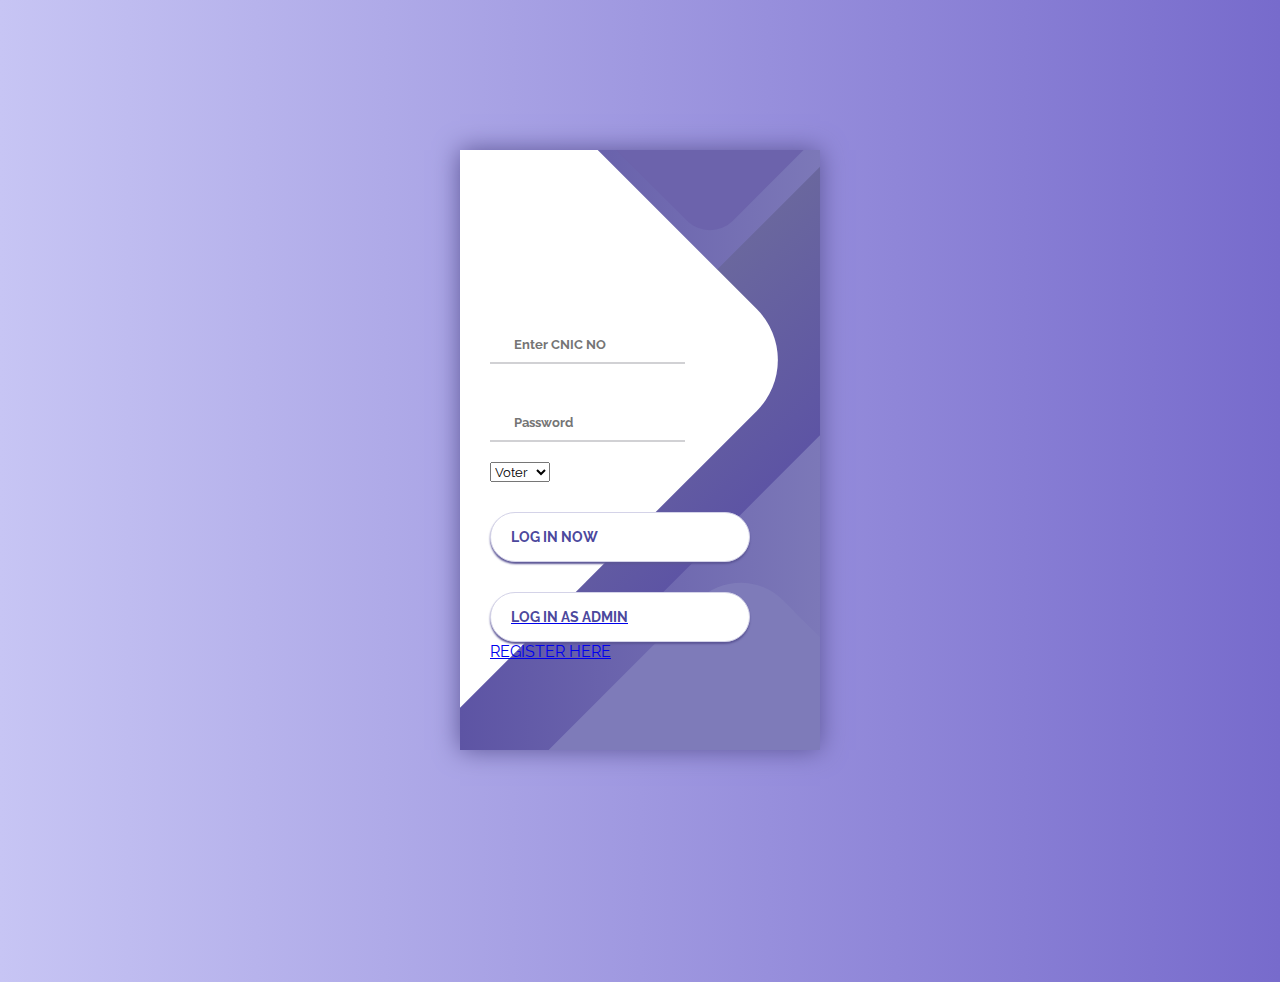
<file: index.html>
<html>
  <head>
    <link rel="stylesheet" href="a.css" />
  </head>

  <body>
    <div class="container">
      <div class="screen">
        <div class="screen__content" id="bodySection">
          <form class="login" action="api/login.php" method="POST">
            <div class="login__field">
              <i class="login__icon fas fa-user"></i>
              <input
                type="text"
                class="login__input"
                type="number"
                name="CNIC"
                placeholder="Enter CNIC NO"
              />
            </div>
            <div class="login__field">
              <i class="login__icon fas fa-lock"></i>
              <input
                type="password"
                name="password"
                class="login__input"
                placeholder="Password"
              />
            </div>
            <select name="role" class="form-control">
              <option value="1" class="form-control">Voter</option>
              <option value="2" class="form-control">Group</option>
            </select>
            <button class="button login__submit" id="loginbutton">
              <span class="button__text">Log In Now</span>
              <i class="button__icon fas fa-chevron-right"></i>
            </button>
            <a href="admin.html"
              ><button type="button" class="button login__submit" id="adminLoginButton">
                Log in as Admin
              </button></a
            >
            <a href="routes/register.html">REGISTER HERE</a>
          </form>
          <div class="social-login">
            <h3></h3>
            <div class="social-icons">
              <a href="#" class="social-login__icon fab fa-instagram"></a>
              <a href="#" class="social-login__icon fab fa-facebook"></a>
              <a href="#" class="social-login__icon fab fa-twitter"></a>
            </div>
          </div>
        </div>
        <div class="screen__background">
          <span
            class="screen__background__shape screen__background__shape4"
          ></span>
          <span
            class="screen__background__shape screen__background__shape3"
          ></span>
          <span
            class="screen__background__shape screen__background__shape2"
          ></span>
          <span
            class="screen__background__shape screen__background__shape1"
          ></span>
        </div>
      </div>
    </div>
  </body>
</html>
</file>
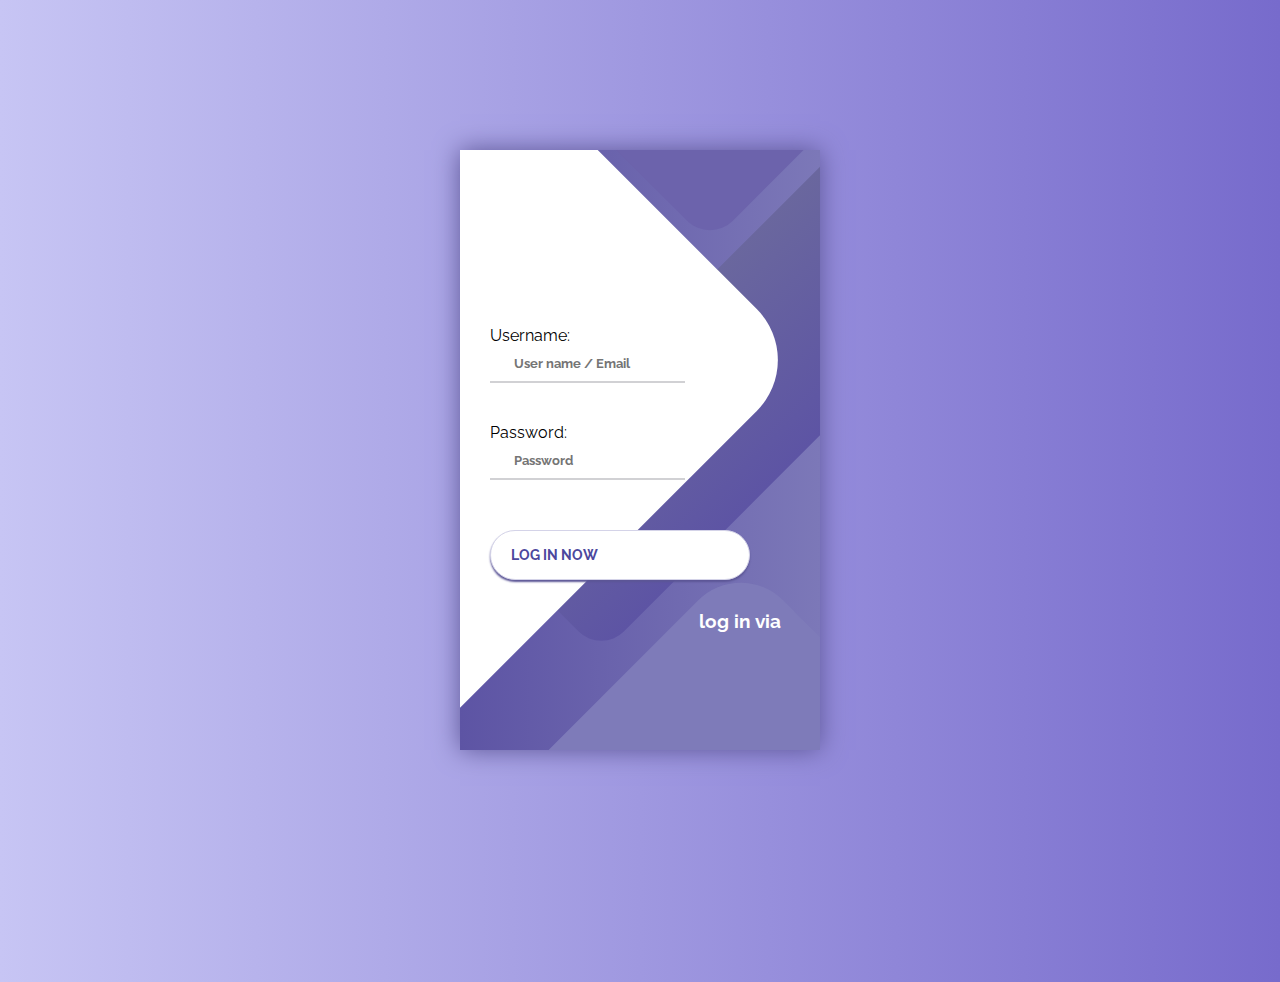
<file: admin.html>
<!DOCTYPE html>
<html lang="en">
  <head>
    <meta charset="UTF-8" />
    <link rel="stylesheet" href="a.css" />
    <meta name="viewport" content="width=device-width, initial-scale=1.0" />
    <title>Document</title>
  </head>
  <body>
    <div class="container">
      <div class="screen">
        <div class="screen__content">
          <form class="login" method="post" action="adminlogin.php">
            <div class="login__field">
              <label for="username">Username:</label>
              <i class="login__icon fas fa-user"></i>
              <input
                type="text"
                class="login__input"
                placeholder="User name / Email"
                id="username"
                name="username"
                required
              />
            </div>
            <div class="login__field">
              <label for="password">Password:</label>
              <i class="login__icon fas fa-lock"></i>
              <input
                type="password"
                class="login__input"
                placeholder="Password"
                id="password"
                name="password"
                required
              />
            </div>
            <a href="records.html"></a>
            <button
              class="button login__submit"
              input
              type="submit"
              value="Login"
            >
              <span class="button__text">Log In Now</span>
              <i class="button__icon fas fa-chevron-right"></i>
            </button>
          </form>
          <div class="social-login">
            <h3>log in via</h3>
            <div class="social-icons">
              <a href="#" class="social-login__icon fab fa-instagram"></a>
              <a href="#" class="social-login__icon fab fa-facebook"></a>
              <a href="#" class="social-login__icon fab fa-twitter"></a>
            </div>
          </div>
        </div>
        <div class="screen__background">
          <span
            class="screen__background__shape screen__background__shape4"
          ></span>
          <span
            class="screen__background__shape screen__background__shape3"
          ></span>
          <span
            class="screen__background__shape screen__background__shape2"
          ></span>
          <span
            class="screen__background__shape screen__background__shape1"
          ></span>
        </div>
      </div>
    </div>
  </body>
</html>
</file>
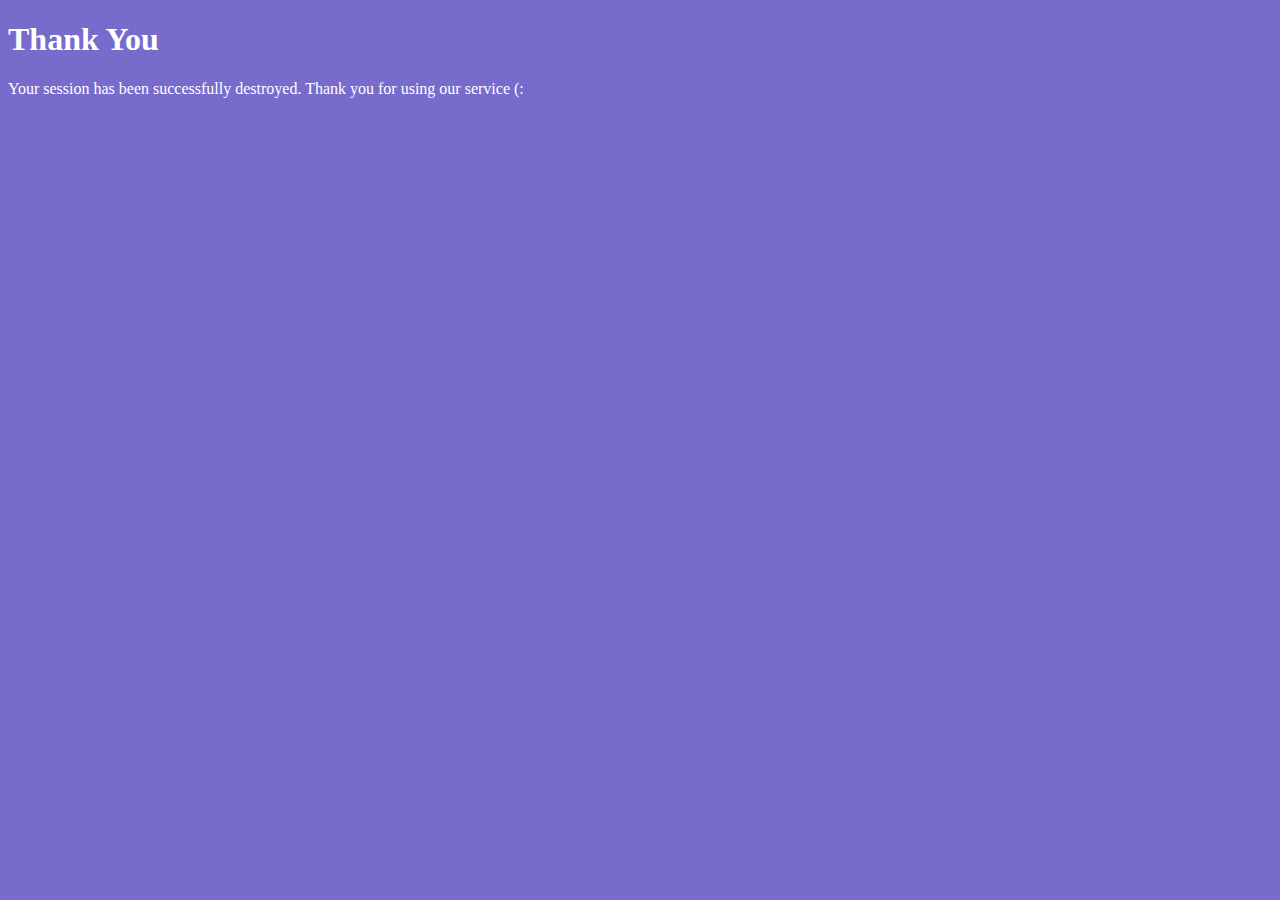
<file: thank_you.html>
<!DOCTYPE html>
<html lang="en">
<head>
    <meta charset="UTF-8">
    <meta http-equiv="X-UA-Compatible" content="IE=edge">
    <meta name="viewport" content="width=device-width, initial-scale=1.0">
    <title>Thank You</title>
</head>
<body style="background-color: #776BCC; color: white;">
    <h1>Thank You</h1>
    <p>Your session has been successfully destroyed. Thank you for using our service (:</p>
</body>
</html>
</file>
<file: a.css>
@import url('https://fonts.googleapis.com/css?family=Raleway:400,700');

* {
    box-sizing: border-box;
    margin: 0;
    padding: 0;
    font-family: Raleway, sans-serif;
}

body {
    background: linear-gradient(90deg, #C7C5F4, #776BCC);
}

.container {
    display: flex;
    align-items: center;
    justify-content: center;
    min-height: 100vh;
}

.screen {
    background: linear-gradient(90deg, #5D54A4, #7C78B8);
    position: relative;
    height: 600px;
    width: 360px;
    box-shadow: 0px 0px 24px #5C5696;
}

.screen__content {
    z-index: 1;
    position: relative;
    height: 100%;
}

.screen__background {
    position: absolute;
    top: 0;
    left: 0;
    right: 0;
    bottom: 0;
    z-index: 0;
    -webkit-clip-path: inset(0 0 0 0);
    clip-path: inset(0 0 0 0);
}

.screen__background__shape {
    transform: rotate(45deg);
    position: absolute;
}

.screen__background__shape1 {
    height: 520px;
    width: 520px;
    background: #FFF;
    top: -50px;
    right: 120px;
    border-radius: 0 72px 0 0;
}

.screen__background__shape2 {
    height: 220px;
    width: 220px;
    background: #6C63AC;
    top: -172px;
    right: 0;
    border-radius: 32px;
}

.screen__background__shape3 {
    height: 540px;
    width: 190px;
    background: linear-gradient(270deg, #5D54A4, #6A679E);
    top: -24px;
    right: 0;
    border-radius: 32px;
}

.screen__background__shape4 {
    height: 400px;
    width: 200px;
    background: #7E7BB9;
    top: 420px;
    right: 50px;
    border-radius: 60px;
}

.login {
    width: 320px;
    padding: 30px;
    padding-top: 156px;
}

.login__field {
    padding: 20px 0px;
    position: relative;
}

.login__icon {
    position: absolute;
    top: 30px;
    color: #7875B5;
}

.login__input {
    border: none;
    border-bottom: 2px solid #D1D1D4;
    background: none;
    padding: 10px;
    padding-left: 24px;
    font-weight: 700;
    width: 75%;
    transition: .2s;
}

.login__input:active,
.login__input:focus,
.login__input:hover {
    outline: none;
    border-bottom-color: #6A679E;
}

.login__submit {
    background: #fff;
    font-size: 14px;
    margin-top: 30px;
    padding: 16px 20px;
    border-radius: 26px;
    border: 1px solid #D4D3E8;
    text-transform: uppercase;
    font-weight: 700;
    display: flex;
    align-items: center;
    width: 100%;
    color: #4C489D;
    box-shadow: 0px 2px 2px #5C5696;
    cursor: pointer;
    transition: .2s;
}

.login__submit:active,
.login__submit:focus,
.login__submit:hover {
    border-color: #6A679E;
    outline: none;
}

.button__icon {
    font-size: 24px;
    margin-left: auto;
    color: #7875B5;
}

.social-login {
    position: absolute;
    height: 140px;
    width: 160px;
    text-align: center;
    bottom: 0px;
    right: 0px;
    color: #fff;
}

.social-icons {
    display: flex;
    align-items: center;
    justify-content: center;
}

.social-login__icon {
    padding: 20px 10px;
    color: #fff;
    text-decoration: none;
    text-shadow: 0px 0px 8px #7875B5;
}

.social-login__icon:hover {
    transform: scale(1.5);
}
</file>
